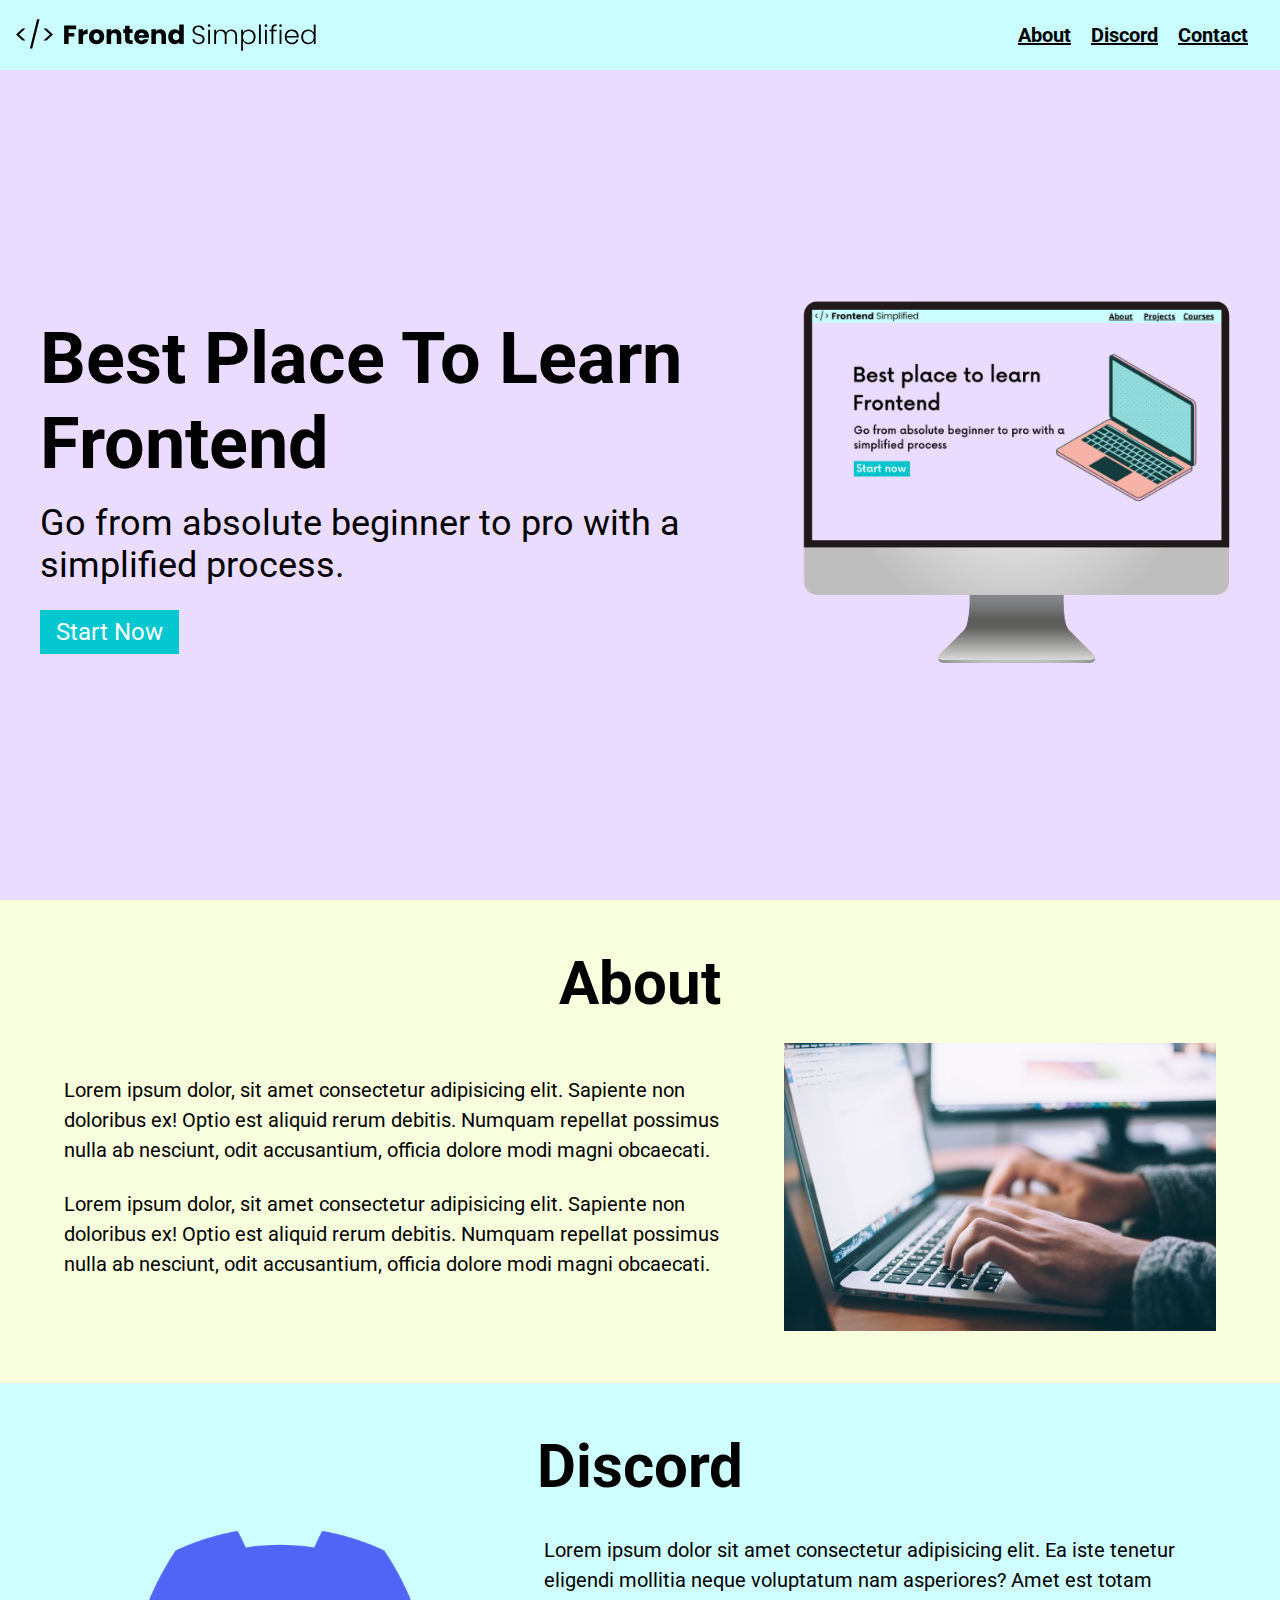
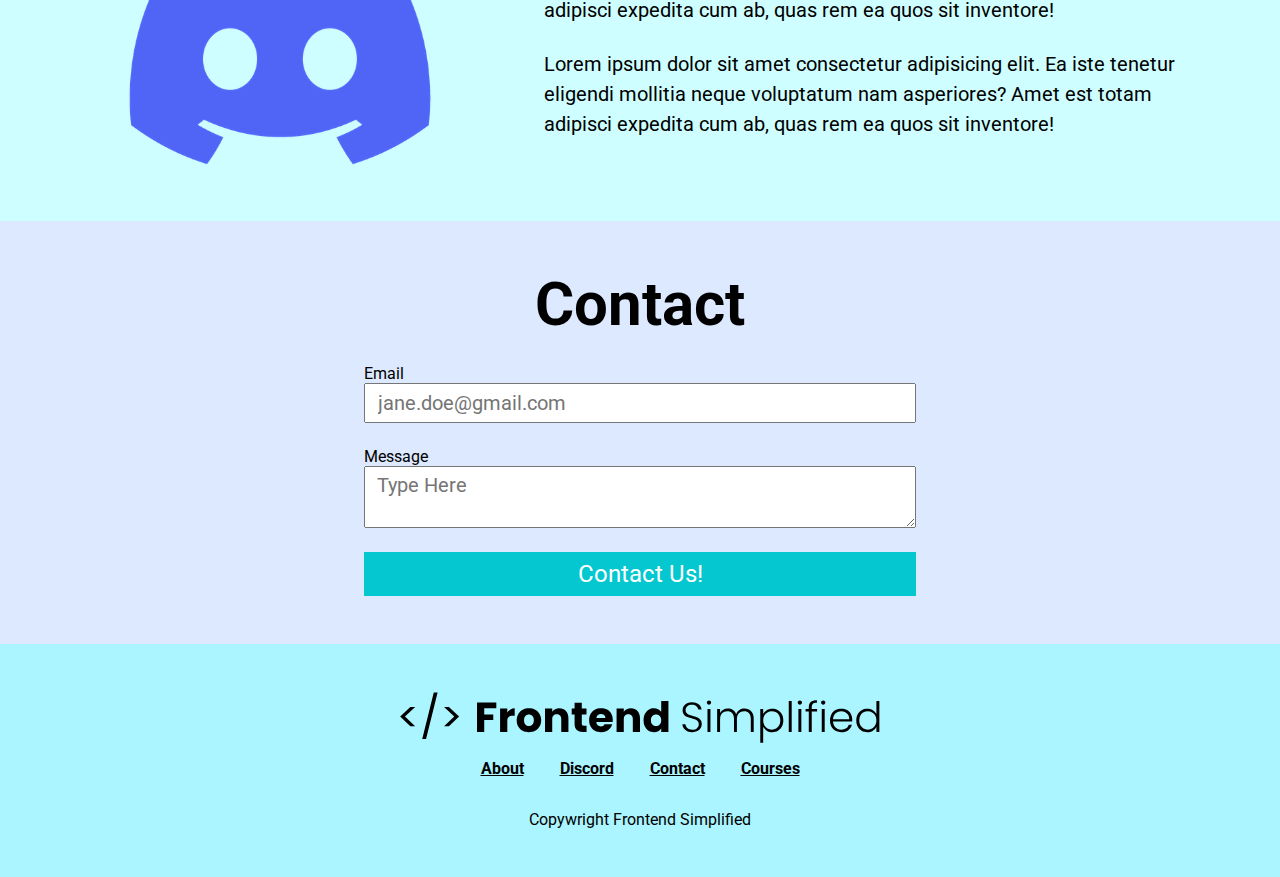
<file: Practice_Website_Jun17.html>
<!DOCTYPE html>
<html lang="en">
  <head>
    <meta charset="UTF-8" />
    <meta http-equiv="X-UA-Compatible" content="IE=edge" />
    <meta name="viewport" content="width=device-width, initial-scale=1.0" />
    <title>Document</title>
    <link rel="stylesheet" href="./Practice_website_Jun17.css" />
    <link rel="preconnect" href="https://fonts.googleapis.com" />
    <link rel="preconnect" href="https://fonts.gstatic.com" crossorigin />
    <link
      href="https://fonts.googleapis.com/css2?family=Gasoek+One&family=Roboto:wght@300;400;500;700&display=swap"
      rel="stylesheet"
    />
  </head>
  <body>
    <section>
      <nav>
        <img
          src="./HTML Practise Assets/FES.svg"
          alt="FES Image"
          class="logo"
        />
        <ul>
          <a class="nav_bar_link" href="#about">About</a>
          <a class="nav_bar_link" href="#discord">Discord</a>
          <a class="nav_bar_link" href="#contact">Contact</a>
        </ul>
      </nav>
      <header>
        <div class="row">
          <div class="home__description">
            <h1>Best Place To Learn Frontend</h1>
            <p class="p_header">
              Go from absolute beginner to pro with a simplified process.
            </p>
            <button class="home__description--button">Start Now</button>
          </div>
          
          <figure>
            <img
              src="./HTML Practise Assets/laptop.png"
              alt="Home Page Image"
            />
          </figure>
        </div>
      </header>
    </section>

    <main>
      <section id="about">
        <h2>About</h2>
        <div class="row">
          <div class="section__description">
            <div class="section__description--wrapper">
              <div>
                <p class="section__description--para">
                  Lorem ipsum dolor, sit amet consectetur adipisicing elit.
                  Sapiente non doloribus ex! Optio est aliquid rerum debitis.
                  Numquam repellat possimus nulla ab nesciunt, odit accusantium,
                  officia dolore modi magni obcaecati.
                </p>
                <p class="section__description--para">
                  Lorem ipsum dolor, sit amet consectetur adipisicing elit.
                  Sapiente non doloribus ex! Optio est aliquid rerum debitis.
                  Numquam repellat possimus nulla ab nesciunt, odit accusantium,
                  officia dolore modi magni obcaecati.
                </p>
              </div>
            </div>
            <figure class="about__image--wrapper">
              <img src="./HTML Practise Assets/about.jpg" alt="About Image" />
            </figure>
          </div>
        </div>
      </section>

      <section id="discord">
        <h2>Discord</h2>
        <div class="row">
          <div class="section__description">
            <figure class="about__image--wrapper">
              <img
                src="./HTML Practise Assets/discord.png"
                alt="Discord Image"
              />
            </figure>
            <div class="section__description--wrapper">
              <p class="section__description--para">
                Lorem ipsum dolor sit amet consectetur adipisicing elit. Ea iste
                tenetur eligendi mollitia neque voluptatum nam asperiores? Amet
                est totam adipisci expedita cum ab, quas rem ea quos sit
                inventore!
              </p>
              <p class="section__description--para">
                Lorem ipsum dolor sit amet consectetur adipisicing elit. Ea iste
                tenetur eligendi mollitia neque voluptatum nam asperiores? Amet
                est totam adipisci expedita cum ab, quas rem ea quos sit
                inventore!
              </p>
            </div>
          </div>
        </div>
      </section>

      <section id="contact">
        <h2>Contact</h2>
        <div class="row">
          <form action="">
            <span>Email</span>
            <input type="email" placeholder="jane.doe@gmail.com" />
            <span>Message</span>
            <textarea type="text" placeholder="Type Here"></textarea>
            <button>Contact Us!</button>
          </form>
        </div>
      </section>
    </main>

    <footer>
        <img
          class="footer__logo"
          src="./HTML Practise Assets/FES.svg"
          alt="FES Image"
        />
        <div class="footer__links">
          <ul>
            <a class="footer__link" href="#about">About</a>
            <a class="footer__link" href="#discord">Discord</a>
            <a class="footer__link" href="#contact">Contact</a>
            <a class="footer__link" href="#contact">Courses</a>
          </ul>
        </div>
        <p>Copywright Frontend Simplified</p>
    </footer>
  </body>
</html>
</file>
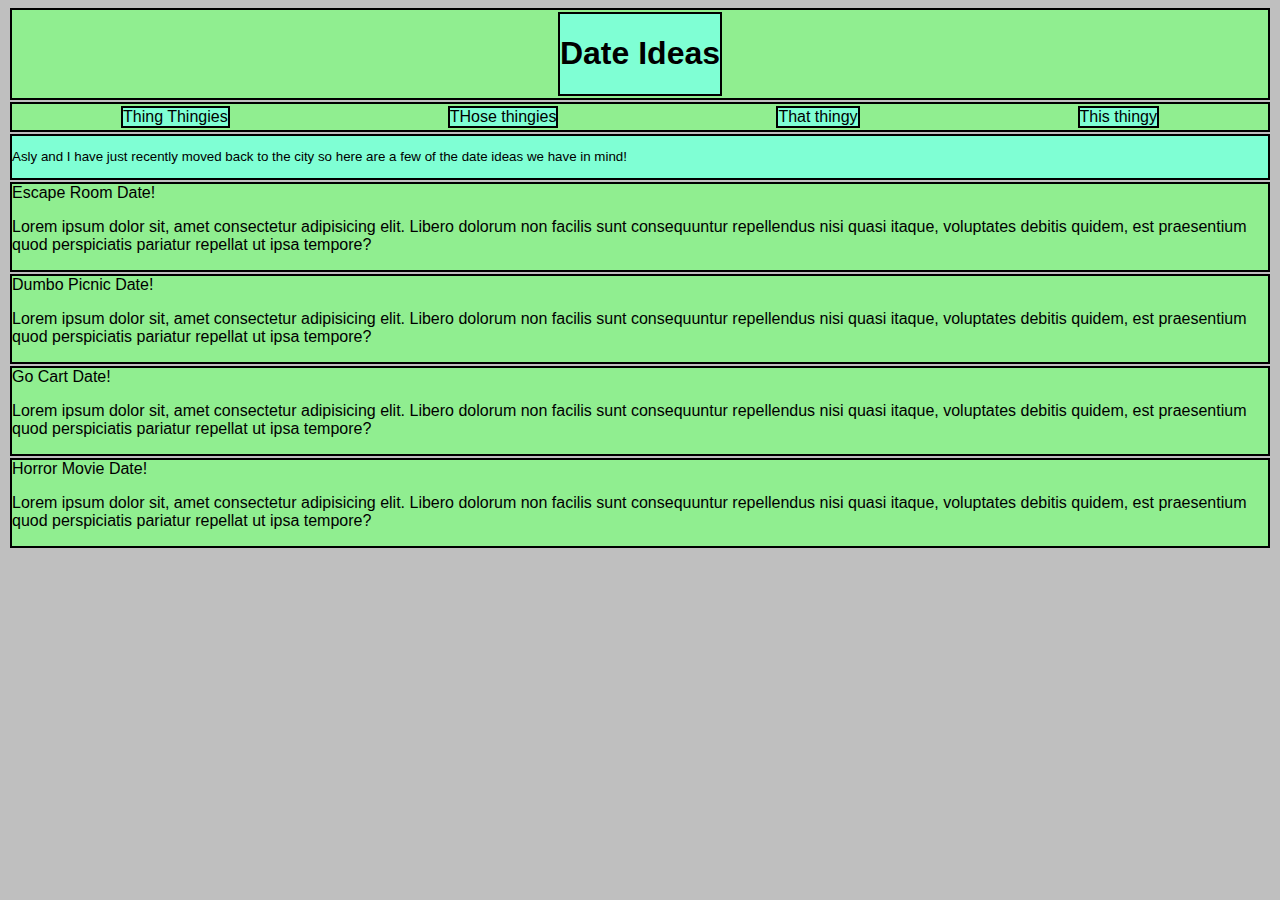
<file: Date IDea June_14/date_ideas_June14.html>
<!DOCTYPE html>
<html lang="en">
  <head>
    <meta charset="UTF-8" />
    <meta http-equiv="X-UA-Compatible" content="IE=edge" />
    <meta name="viewport" content="width=device-width, initial-scale=1.0" />
    <title>Document</title>
    <link rel="stylesheet" href="./date_ideas_june14.css" />
  </head>
  <body>
    <section title="header">
      <div class="title">
        <div class="heading"><h1>Date Ideas</h1></div>
      </div>
    </section>
    <section title="navigation">
      <nav>
        <div class="container">
          <div class="box">Thing Thingies</div>
          <div class="box">THose thingies</div>
          <div class="box">That thingy</div>
          <div class="box">This thingy</div>
        </div>
      </nav>
    </section>
    <section id="content">
      <div class="intro">
        <p>
          Asly and I have just recently moved back to the city so here are a few
          of the date ideas we have in mind!
        </p>
      </div>
      <div class="date_idea">
        Escape Room Date!
        <p>
          Lorem ipsum dolor sit, amet consectetur adipisicing elit. Libero
          dolorum non facilis sunt consequuntur repellendus nisi quasi itaque,
          voluptates debitis quidem, est praesentium quod perspiciatis pariatur
          repellat ut ipsa tempore?
        </p>
      </div>
      <div class="date_idea">
        Dumbo Picnic Date!
        <p>
          Lorem ipsum dolor sit, amet consectetur adipisicing elit. Libero
          dolorum non facilis sunt consequuntur repellendus nisi quasi itaque,
          voluptates debitis quidem, est praesentium quod perspiciatis pariatur
          repellat ut ipsa tempore?
        </p>
      </div>
      <div class="date_idea">
        Go Cart Date!
        <p>
          Lorem ipsum dolor sit, amet consectetur adipisicing elit. Libero
          dolorum non facilis sunt consequuntur repellendus nisi quasi itaque,
          voluptates debitis quidem, est praesentium quod perspiciatis pariatur
          repellat ut ipsa tempore?
        </p>
      </div>
      <div class="date_idea">
        Horror Movie Date!
        <p>
          Lorem ipsum dolor sit, amet consectetur adipisicing elit. Libero
          dolorum non facilis sunt consequuntur repellendus nisi quasi itaque,
          voluptates debitis quidem, est praesentium quod perspiciatis pariatur
          repellat ut ipsa tempore?
        </p>
      </div>
    </section>
  </body>
</html>
</file>
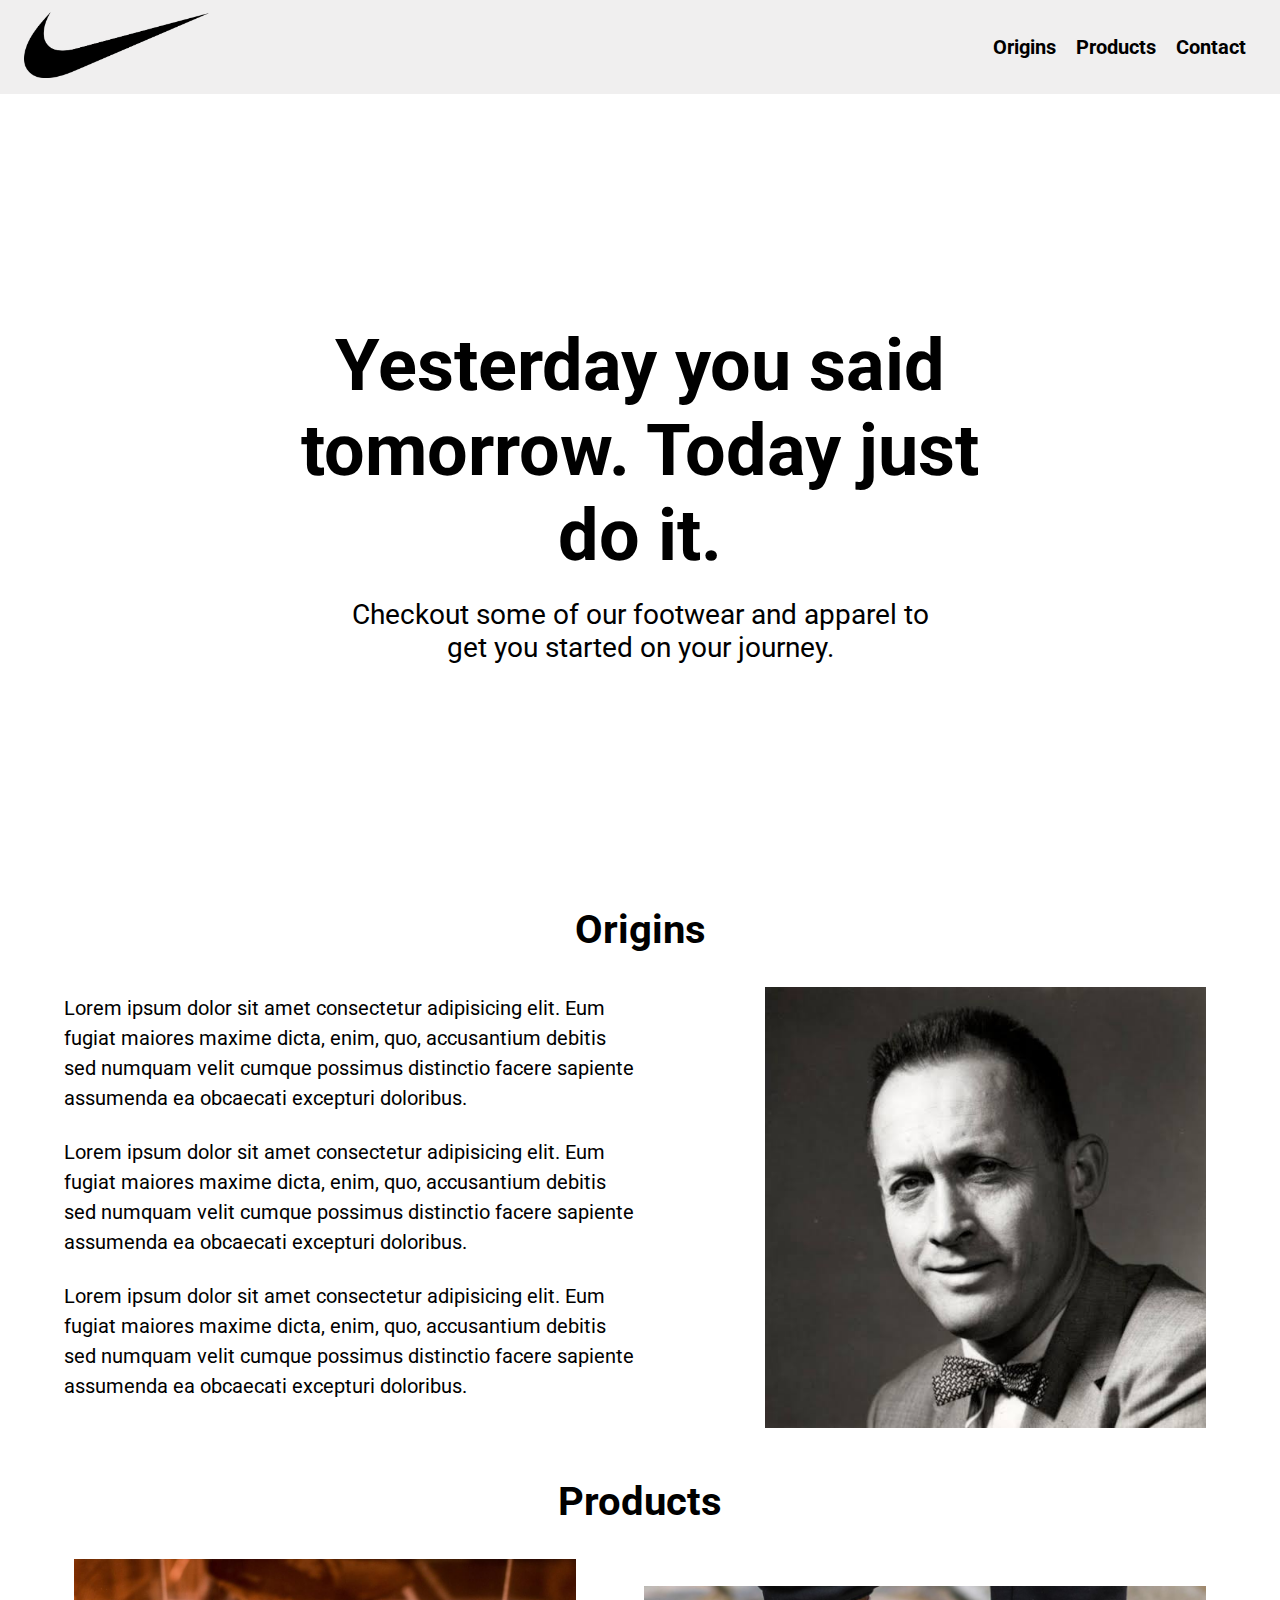
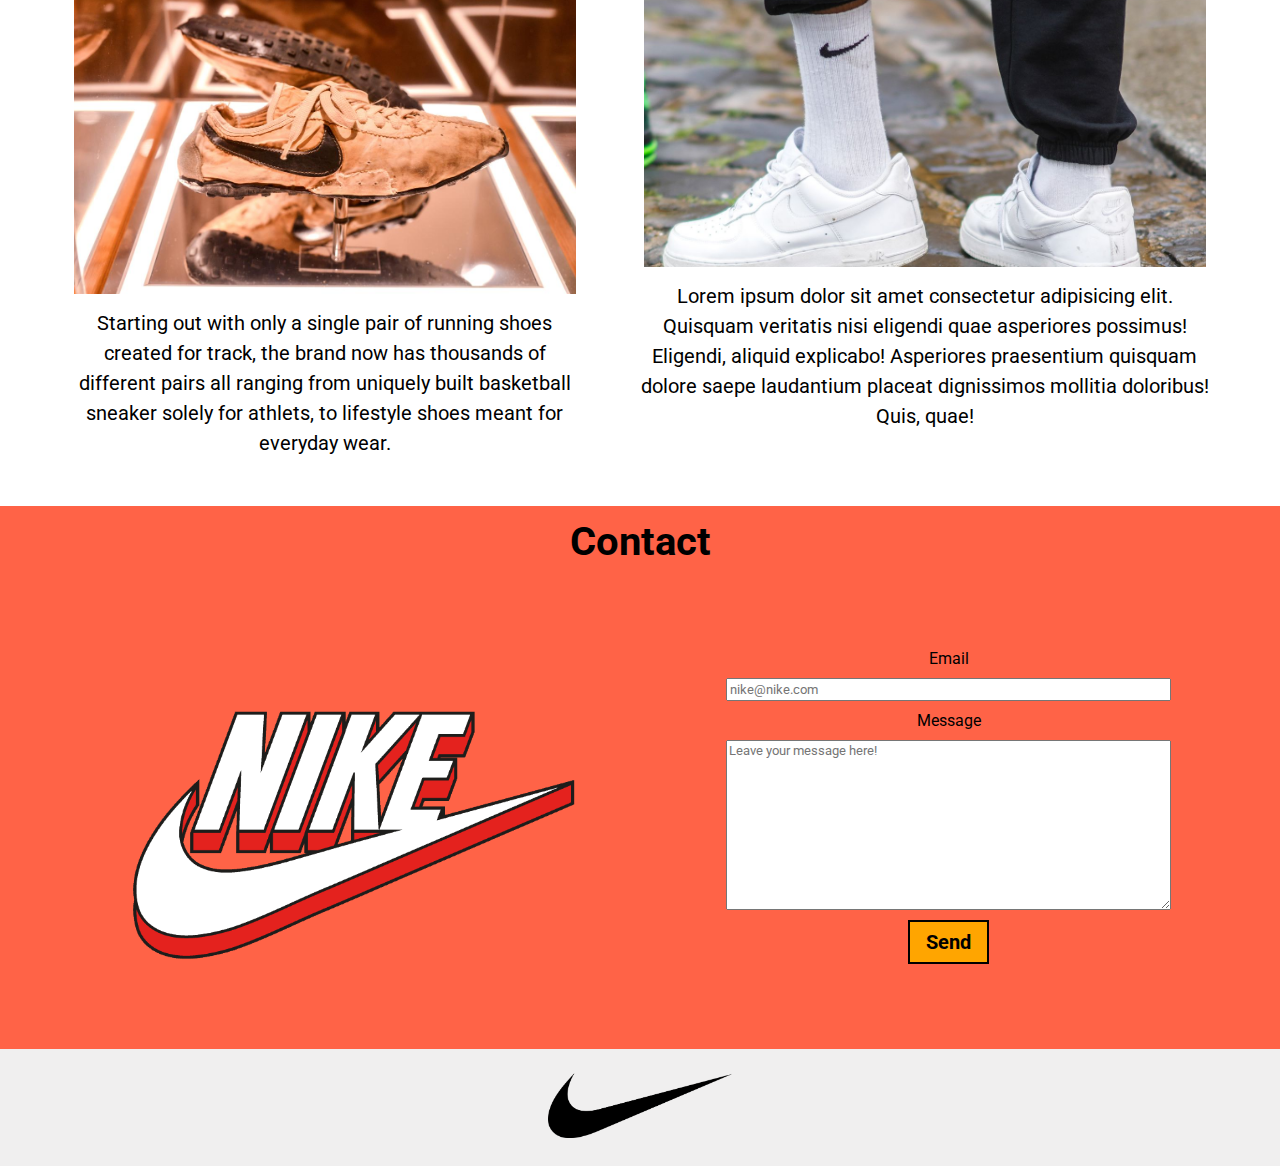
<file: Nike Website June_23/practice_website_jun22.html>
<!DOCTYPE html>
<html lang="en">
  <head>
    <meta charset="UTF-8" />
    <meta http-equiv="X-UA-Compatible" content="IE=edge" />
    <meta name="viewport" content="width=device-width, initial-scale=1.0" />
    <title>Document</title>
    <link rel="stylesheet" href="./practice_website_jun22.css" />
    <link rel="preconnect" href="https://fonts.googleapis.com" />
    <link rel="preconnect" href="https://fonts.gstatic.com" crossorigin />
    <link
      href="https://fonts.googleapis.com/css2?family=Gasoek+One&family=Roboto:wght@300;400;500;700&display=swap"
      rel="stylesheet"
    />
  </head>
  <body>
    <section id="nav__bar">
      <nav>
        <figure class="logo__wrapper">
          <img src="./Logo_NIKE.svg.png" alt="Nike Logo" />
        </figure>
        <ul class="nav__bar--links">
          <a class="nav__bar--link" href="#origins">Origins</a>
          <a class="nav__bar--link" href="#products">Products</a>
          <a class="nav__bar--link" href="#contact">Contact</a>
        </ul>
      </nav>
    </section>
    <main>
      <section id="landing__page">
        <div class="landing__page--row row">
          <h1>Yesterday you said tomorrow. Today just do it.</h1>
          <p class="lp--para">
            Checkout some of our footwear and apparel to get you started on your
            journey.
          </p>
        </div>
      </section>

      <section id="origins">
        <h2>Origins</h2>
        <div class="row origins__row">
          <div class="description__wrapper dw--para">
            <p class="section__description--para">
              Lorem ipsum dolor sit amet consectetur adipisicing elit. Eum
              fugiat maiores maxime dicta, enim, quo, accusantium debitis sed
              numquam velit cumque possimus distinctio facere sapiente assumenda
              ea obcaecati excepturi doloribus.
            </p>
            <p class="section__description--para">
              Lorem ipsum dolor sit amet consectetur adipisicing elit. Eum
              fugiat maiores maxime dicta, enim, quo, accusantium debitis sed
              numquam velit cumque possimus distinctio facere sapiente assumenda
              ea obcaecati excepturi doloribus.
            </p>
            <p class="section__description--para">
              Lorem ipsum dolor sit amet consectetur adipisicing elit. Eum
              fugiat maiores maxime dicta, enim, quo, accusantium debitis sed
              numquam velit cumque possimus distinctio facere sapiente assumenda
              ea obcaecati excepturi doloribus.
            </p>
          </div>
          <figure class="image__wrapper">
            <img class="section__image" src="./Bill Bowerman.png" />
          </figure>
        </div>
      </section>

      <section id="products">
        <h2>Products</h2>
        <div class="row products__row">
          <div class="section__description--wrapper">
            <figure class="image__wrapper piw">
              <img class="section--image" src="./First Shoes.png" />
            </figure>
            <p
              class="section__description--para products__section__description--para"
            >
              Starting out with only a single pair of running shoes created for
              track, the brand now has thousands of different pairs all ranging
              from uniquely built basketball sneaker solely for athlets, to
              lifestyle shoes meant for everyday wear.
            </p>
          </div>
          <div class="section__description--wrapper">
            <figure class="image__wrapper piw">
              <img class="section--image" src="./AF1.pmg.jpeg" />
            </figure>
            <p
              class="section__description--para products__section__description--para"
            >
              Lorem ipsum dolor sit amet consectetur adipisicing elit. Quisquam
              veritatis nisi eligendi quae asperiores possimus! Eligendi,
              aliquid explicabo! Asperiores praesentium quisquam dolore saepe
              laudantium placeat dignissimos mollitia doloribus! Quis, quae!
            </p>
          </div>
        </div>
      </section>

      <section id="contact">
        <h2>Contact</h2>
        <div class="row contact__row">
          <figure class="image__wrapper ciw">
            <img class="section__image" src="./footer__nike--logo.png" />
          </figure>
          <form>
            <span>Email</span>
            <input type="email" placeholder="nike@nike.com" />
            <span>Message</span>
            <textarea
              type="text"
              placeholder="Leave your message here!"
            ></textarea>
            <button>Send</button>
          </form>
        </div>
      </section>

      <footer>
        <figure class="logo__wrapper flw">
          <img class="footer__image" src="./Logo_NIKE.svg.png" />
        </figure>
      </footer>
    </main>
  </body>
</html>
</file>
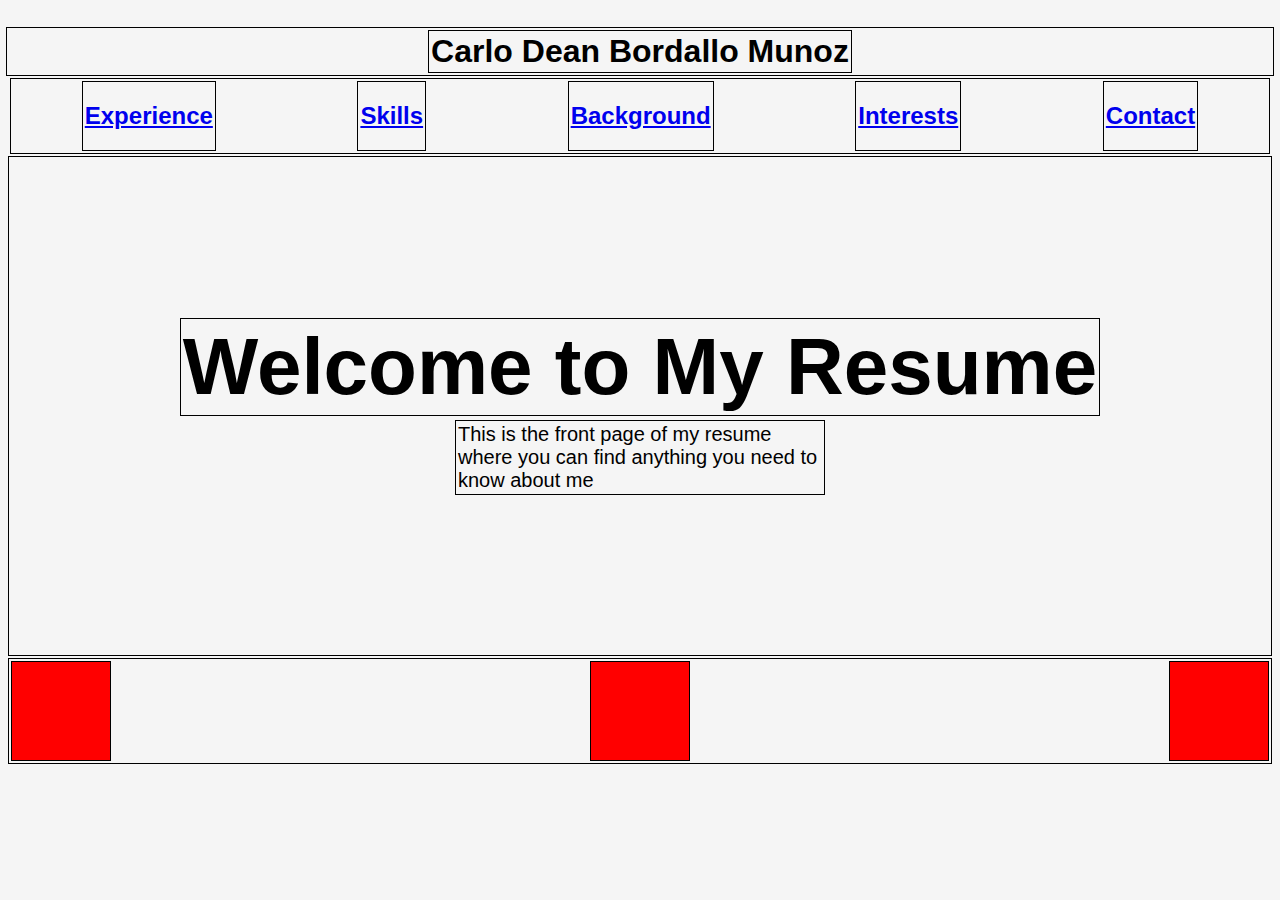
<file: Resume Jun_14/resume_jun14.html>
<!DOCTYPE html>
<html lang="en">
  <head>
    <meta charset="UTF-8" />
    <meta http-equiv="X-UA-Compatible" content="IE=edge" />
    <meta name="viewport" content="width=device-width, initial-scale=1.0" />
    <title>Document</title>
    <link rel="stylesheet" href="./resume_jun14.css" />
  </head>
  <body>
    <div class="heading">
      <div class="heading_title"><h1>Carlo Dean Bordallo Munoz</h1></div>
    </div>
    <section id="header">
      <nav class="navigation_bar">
        <div class="container">
          <div class="box">
            <a href="https://www.youtube.com/shorts/9cx387EV-sM"
              ><h2>Experience</h2></a
            >
          </div>
          <div class="box">
            <a
              href="https://novoresume.com/career-blog/most-important-skills-to-put-on-your-resume"
              ><h2>Skills</h2></a
            >
          </div>
          <div class="box">
            <a href="https://www.britannica.com/place/Guam"
              ><h2>Background</h2></a
            >
          </div>
          <div class="box">
            <a
              href="https://www.google.com/search?q=cool+cars&sxsrf=APwXEdcnagOaZYwYGag1WZOFAXKssE5J0Q%3A1686797992028&ei=qH6KZOajAbWp5NoPiJiVqAQ&ved=0ahUKEwjml_2YpMT_AhW1FFkFHQhMBUUQ4dUDCBA&uact=5&oq=cool+cars&gs_lcp=[base64]&sclient=gws-wiz-serp"
              ><h2>Interests</h2></a
            >
          </div>
          <div class="box">
            <a
              href="https://www.google.com/url?sa=i&url=https%3A%2F%2Fwww.pinterest.com.au%2Fpin%2F20477373277455790%2F&psig=AOvVaw3TjwJa_TeqqA6ayiMC4M_X&ust=1686884477196000&source=images&cd=vfe&ved=0CBAQjRxqFwoTCIjYusOkxP8CFQAAAAAdAAAAABAE"
              ><h2>Contact</h2></a
            >
          </div>
        </div>
      </nav>
    </section>
    <section id="content">
      <div class="container_2">
        <div class="box_1"><h1>Welcome to My Resume</h1></div>
        <div class="box_2">
          <p>
            This is the front page of my resume where you can find anything you
            need to know about me
          </p>
        </div>
      </div>
    </section>
    <section id="footer">
      <div class="container_footer">
        <div class="box_footer"></div>
        <div class="box_footer"></div>
        <div class="box_footer"></div>
      </div>
    </section>
  </body>
</html>
</file>
<file: Practice_website_Jun17.css>
* {
  box-sizing: border-box;
  margin: 0px;
  padding: 0px;
  font-family: "Roboto", sans-serif;
}

/* 

NAV BAR

*/

nav {
  height: 70px;
  display: flex;
  justify-content: space-between;
  align-items: center;
  padding: 0px 16px;
  background-color: #cafdff;
}

.nav_bar_link {
  padding-right: 16px;
  font-size: 20px;
}

header {
  background-color: #eadcff;
  height: calc(100vh - 70px);
  padding: 24px;
  display: flex;
  align-items: center;
  justify-content: center;
}

h1 {
  font-size: 72px;
}

.p_header {
  font-size: 36px;
  padding: 16px 0px 24px 0px;
}

button {
  background-color: #05c7cf;
  color: white;
  border: none;
  padding: 8px 16px;
  font-size: 24px;
  cursor: pointer;
}

a {
  font-weight: bold;
  color: black;
}

.logo {
  width: 300px;
}

.row {
  width: 100%;
  max-width: 1200px;
  margin: 0 auto;
  display: flex;
  align-items: center;
  justify-content: center;
}

#about,
#discord,
#contact,
footer {
  padding: 48px 0;
}

/* 

ABOUT

*/

#about {
  background-color: #f8ffdc;
}

h2 {
  font-size: 60px;
  text-align: center;
  margin: 0 0 24px 0;
}

.section__description {
  display: flex;
  justify-content: center;
  align-items: center;
}

.about__image--wrapper {
  width: 40%;
}

img {
  width: 100%;
}

.section__description--wrapper {
  width: 60%;
}

.section__description--para {
  font-size: 20px;
  line-height: 1.5;
  margin-bottom: 24px;
}

.about__image--wrapper,
.section__description--wrapper {
  padding: 0 24px;
}

/* 

DISCORD

*/

#discord {
  background-color: #cefeff;
}

/* 

CONTACT

*/

#contact {
  background-color: #dce9ff;
}

form {
  width: 100%;
  max-width: 600px;
  margin: 0 auto;
  display: flex;
  flex-direction: column;
  padding: 0 24px;
}

input,
textarea {
  margin-bottom: 24px;
  font-size: 20px;
  padding: 6px 12px;
}

/* 

FOOTER

*/

footer {
  background-color: #aaf5ff;
  display: flex;
  flex-direction: column;
  align-items: center;
}

.footer__logo {
  max-width: 480px;
  margin-bottom: 16px;
}

.footer__links {
  margin-bottom: 32px;
}

.footer__link {
  padding: 0 16px;
}

/* SMALL PHONES, TABLETS, LARGE PHONES */
@media (max-width: 728px) {
  .row {
    flex-direction: column;
  }
  .home__description {
    margin-bottom: 24px;
    display: flex;
    flex-direction: column;
    align-items: center;
  }

  h1 {
    text-align: center;
    font-size: 48px;
  }

  .p_header {
    text-align: center;
    font-size: 20px;
  }

  .home__description--button {
    font-size: 20px;
    max-width: 240px;
  }

  .nav_bar_link {
    display: none;
  }

  .section__description {
    flex-direction: column;
  }

  .section__description--para,
  .about__image--wrapper {
    width: 100%;
  }

  #discord .section__description{
    flex-direction: column-reverse;
  }

  footer{
    padding:48px 24px;
  }

  .footer__logo{
    max-width:360px;
  }

  .footer__links{
    font-size:18px;
    padding: 0 4px;
    margin-bottom:24px;
  }
}
</file>
<file: Date IDea June_14/date_ideas_june14.css>
*{
    box-sizing:border-box;
}
body{
    background-color: rgba(0,0,0,0.25);
    font-family: 'Lucida Sans', 'Lucida Sans Regular', 'Lucida Grande', 'Lucida Sans Unicode', Geneva, Verdana, sans-serif;
}

@media (max-width: 1200px){
    body{
        font-size: 26px;
    }
}
@media (max-width: 992px){
    body{
        font-size:smaller;
    }
}
@media (max-width: 768px){
    body{
        font-size: smaller;
    }
}
@media (max-width: 576px){
    body{
        font-size: smaller;
    }
}

div{
    border: 2px solid black;
    margin:2px;
    background-color:lightgreen;
}
.title{
    display:flex;
    justify-content: center;
}
div.container{
    display:flex;
    justify-content: space-around;

}

div.box{
    background-color:aquamarine;

}

div.heading{
    background-color:aquamarine;
}
div.intro{
    background-color:aquamarine;
    font-size: smaller;
}
section.content{
    display:flex;
    flex-direction: column;
    justify-content:space-between;
}

.date_idea{
    
}
</file>
<file: Nike Website June_23/practice_website_jun22.css>
* {
  font-family: "Roboto", sans-serif;
  box-sizing: border-box;
  padding: 0;
  margin: 0;
}

.row {
  width: 100%;
  max-width: 1200px;
  margin: 0 auto;
  padding: 24px;
  display: flex;
  justify-content: center;
  align-items: center;
  flex-direction: column;
}

.description__wrapper {
  display: flex;
  justify-content: center;
  align-items: center;
}

.logo__wrapper {
  width: 15%;
}

.image__wrapper {
  width: 40%;
  padding: 10px;
}

img {
  width: 100%;
}

.section__description--para {
  font-size: 20px;
  line-height: 1.5;
  margin-bottom: 24px;
}

/*

NAV

*/

nav {
  display: flex;
  align-items: center;
  justify-content: space-between;
  padding: 12px 24px;
  background-color: rgba(237, 235, 235, 0.82);
}

.nav__bar--links {
  display: flex;
  align-items: center;
  justify-content: center;
}

.nav__bar--link {
  font-size: 20px;
  padding: 10px;
  font-weight: bold;
  color: black;
  text-decoration: none;
}

/*

LANDING PAGE

*/

.landing__page--row {
  width: 800px;
  padding: 24px;
  height: calc(100vh - 100px);
}

h1 {
  font-size: 72px;
  padding-bottom: 20px;
  text-align: center;
}

h2 {
  font-size: 40px;
  text-align: center;
  padding-top: 12px;
}

.lp--para {
  font-size: 28px;
  width: 600px;
  text-align: center;
}

/* 

ORIGINS

*/

.origins__row {
  display: flex;
  flex-direction: row;
  justify-content: space-between;
}

.dw--para {
  display: flex;
  flex-direction: column;
  width: 50%;
}

/*

PRODUCTS

*/

.products__row {
  flex-direction: row;
  justify-content: space-between;
  padding: 0;
}

.section__description--wrapper {
  padding: 24px;
  display: flex;
  flex-direction: column;
  align-items: center;
  justify-content: center;
  text-align: center;
}

.piw {
  width: 100%;
}

/*

CONTACT

*/

#contact {
  background-color: tomato;
}

.contact__row {
  flex-direction: row;
  justify-content: space-around;
  padding: 0;
}

form {
  display: flex;
  flex-direction: column;
  justify-content: center;
  align-items: center;
}

.ciw {
  width: 40%;
}

textarea {
  width: 445px;
  height: 170px;
  margin: 10px 0;
  padding:2px;
}

input {
  margin: 10px 0;
  width: 100%;
  padding:2px;
}

button {
  font-weight: bold;
  font-size: 20px;
  cursor: pointer;
  background-color: orange;
  font-color: white;
  padding: 8px 16px;
  border: 2px solid black;
}

/*

FOOTER

*/

footer {
  display: flex;
  justify-content: center;
  align-items: center;
  padding: 24px;
  background-color: rgba(237, 235, 235, 0.82);
}
</file>
<file: Resume Jun_14/resume_jun14.css>
* {
  box-sizing: border-box;
  margin: 2px;
  background-color: whitesmoke;
  font-family: 'Lucida Sans', 'Lucida Sans Regular', 'Lucida Grande', 'Lucida Sans Unicode', Geneva, Verdana, sans-serif;
}
div {
  border: 1px solid black;
}
.heading {
  display: flex;
  justify-content: center;
  margin-top: 25px;
}
.container {
  display: flex;
  justify-content: space-around;
}
.container_2 {
    height: 500px;
  display: flex;
  flex-direction: column;
  align-items: center;
  justify-content: center;
}
.box_1 {
  font-size: 40px;
}
.box_2{
    width:370px;
    font-size:20px;
}

.container_footer{
    display:flex;
    align-items:flex-end;
    justify-content:space-between;
}

.box_footer{
    width:100px;
    height:100px;
    background-color:red;
}
</file>
